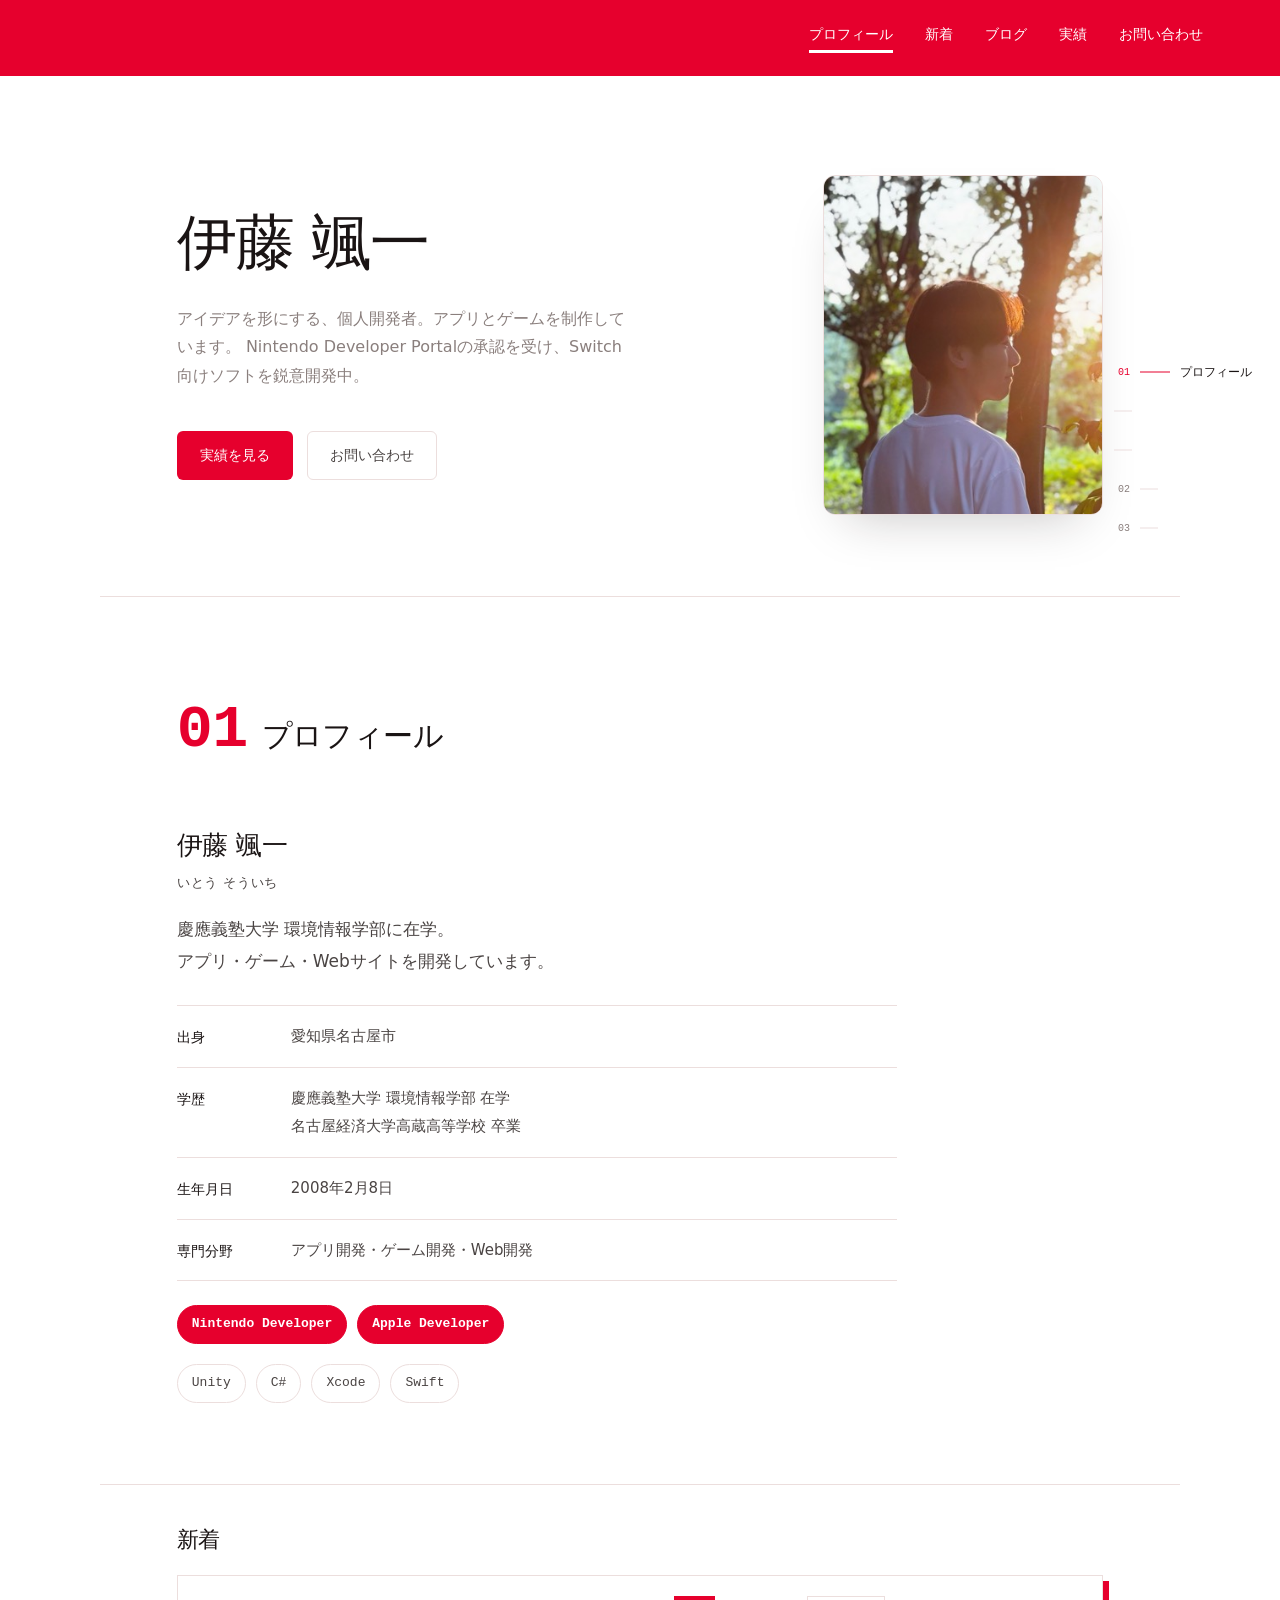
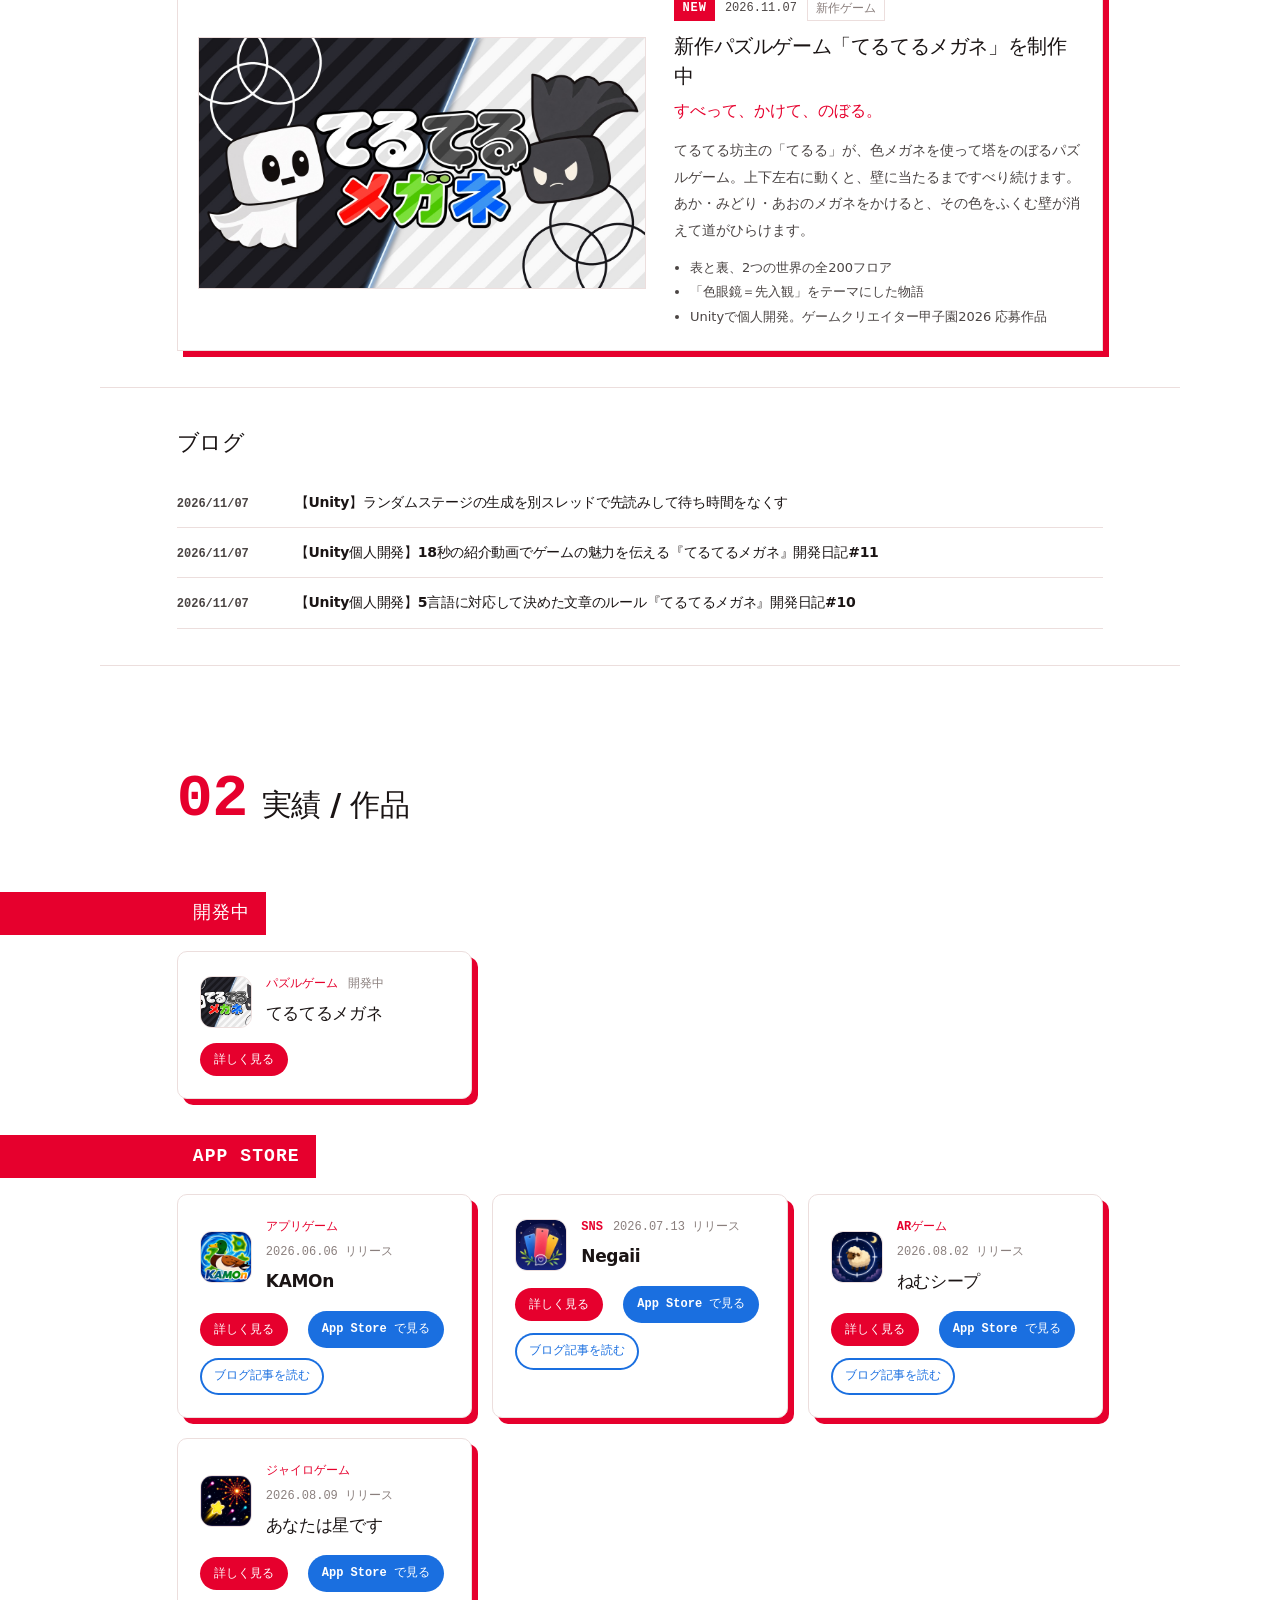
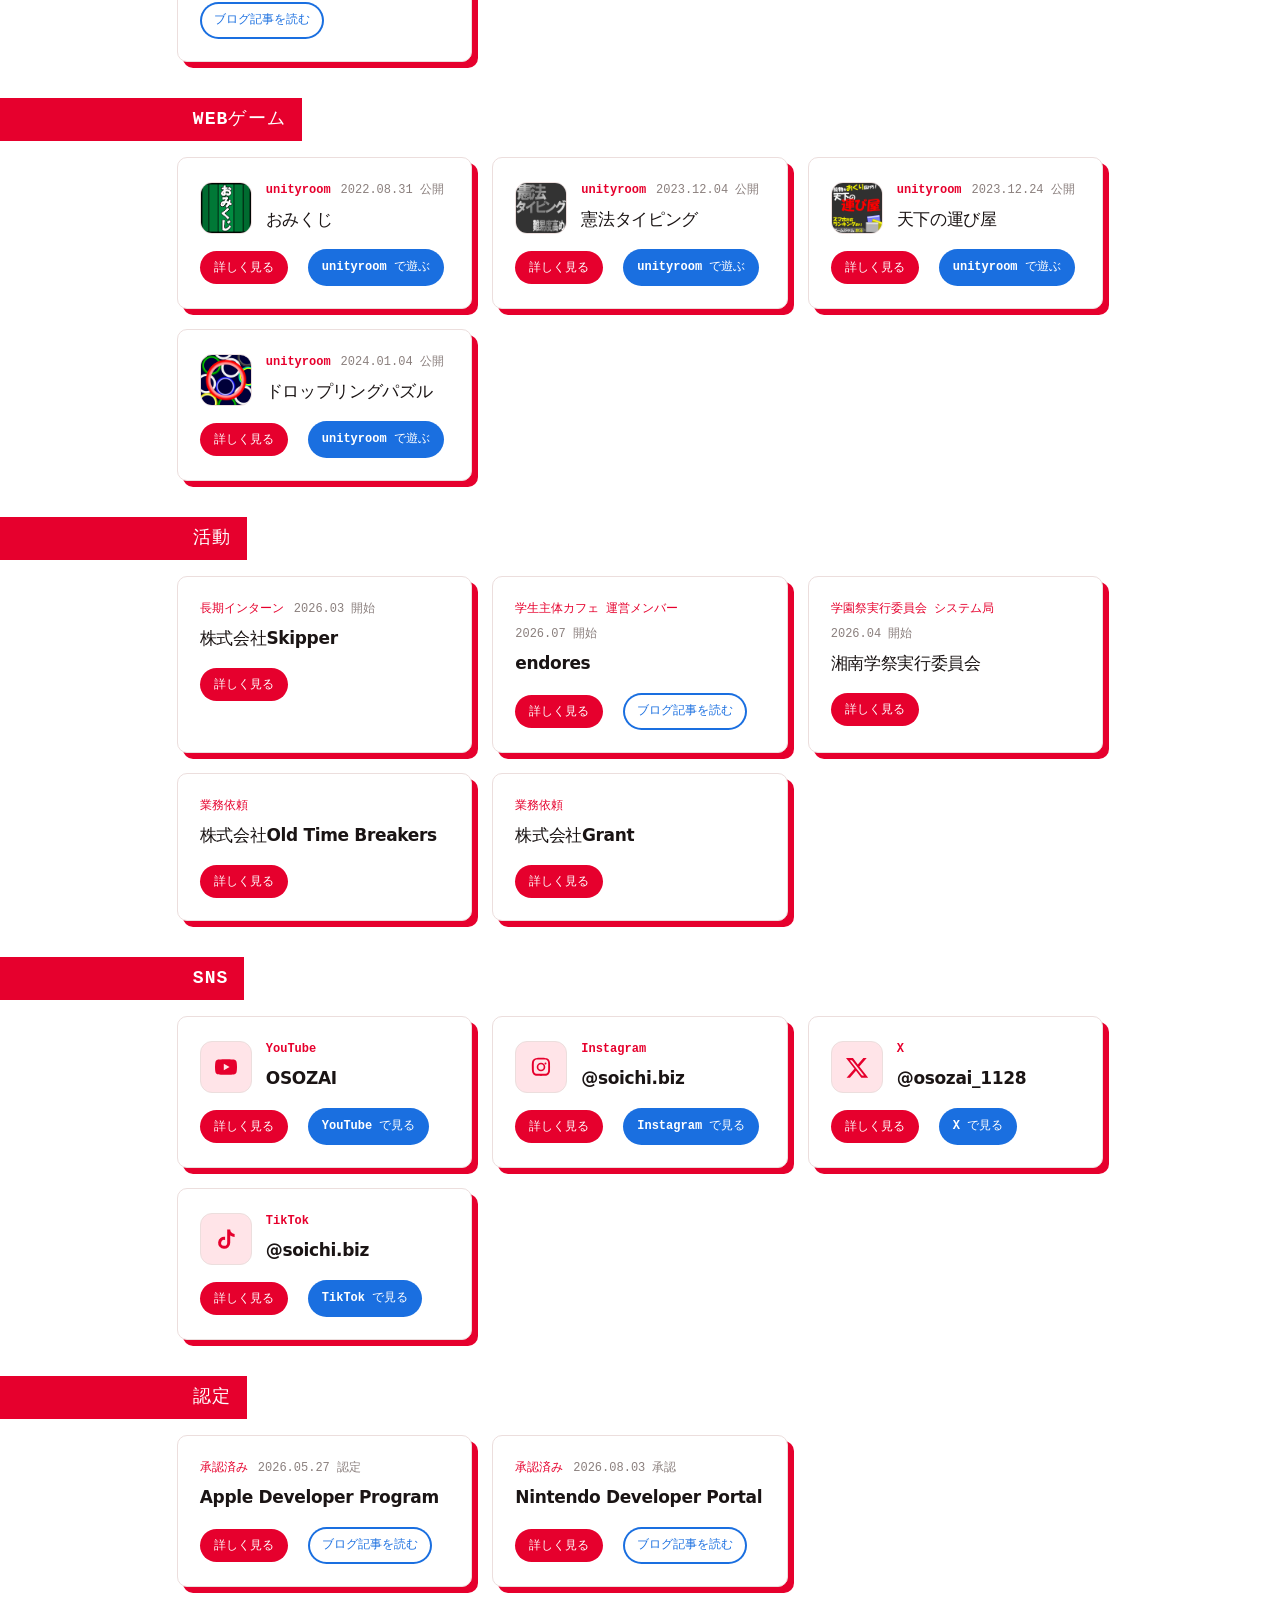
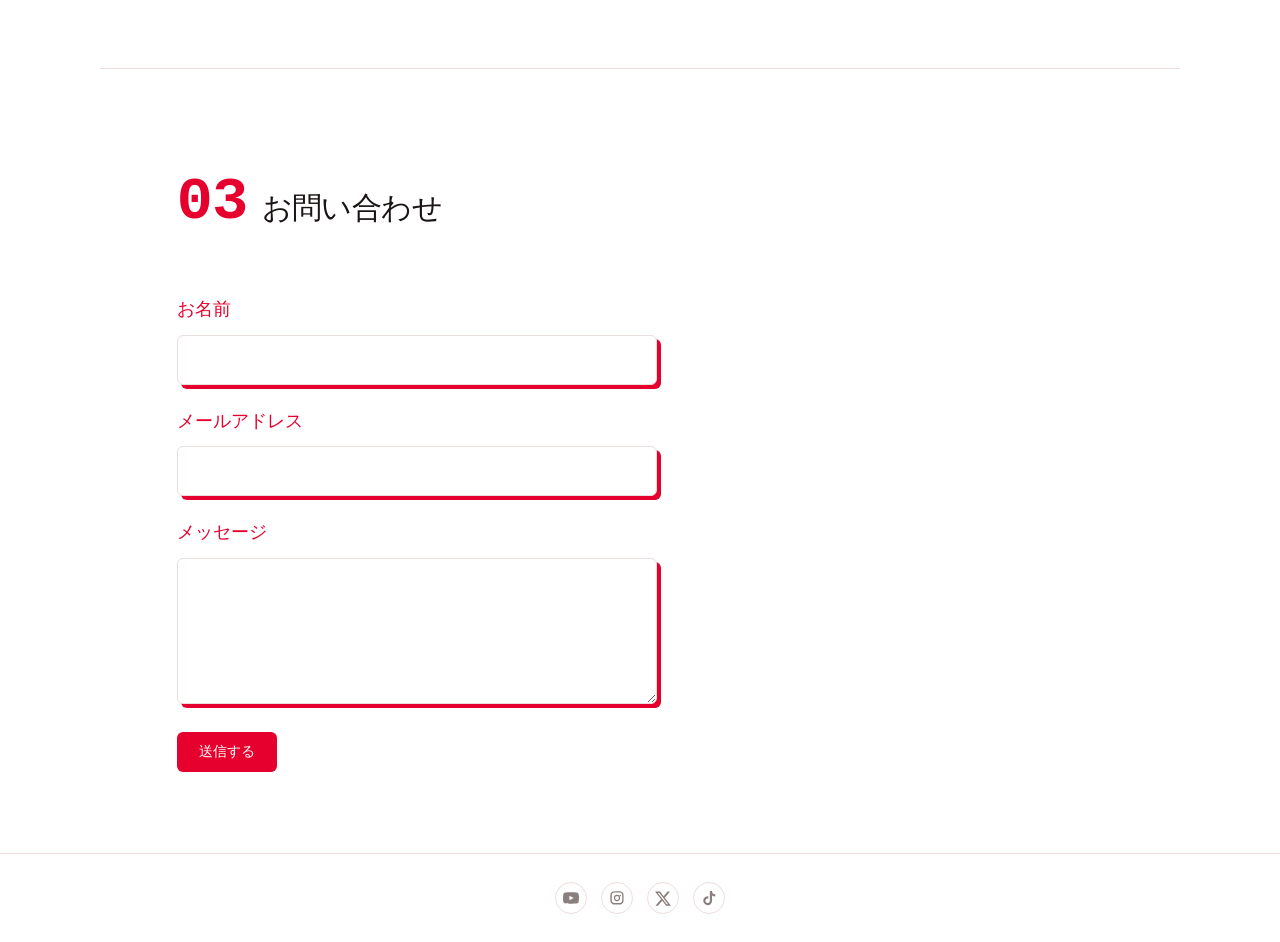
<file: index.html>
<!doctype html>
<html lang="en">
  <head>
    <meta charset="UTF-8" />
    <link rel="icon" type="image/svg+xml" href="/favicon.svg" />
    <meta name="viewport" content="width=device-width, initial-scale=1.0" />
    <meta name="description" content="伊藤颯一 公式サイト" />
    <title>伊藤颯一 - Official Site</title>
    <script type="module" crossorigin src="/assets/index-BBlLE7bF.js"></script>
    <link rel="stylesheet" crossorigin href="/assets/index-gYXVm71w.css">
  </head>
  <body>
    <div id="root"></div>
  </body>
</html>
</file>
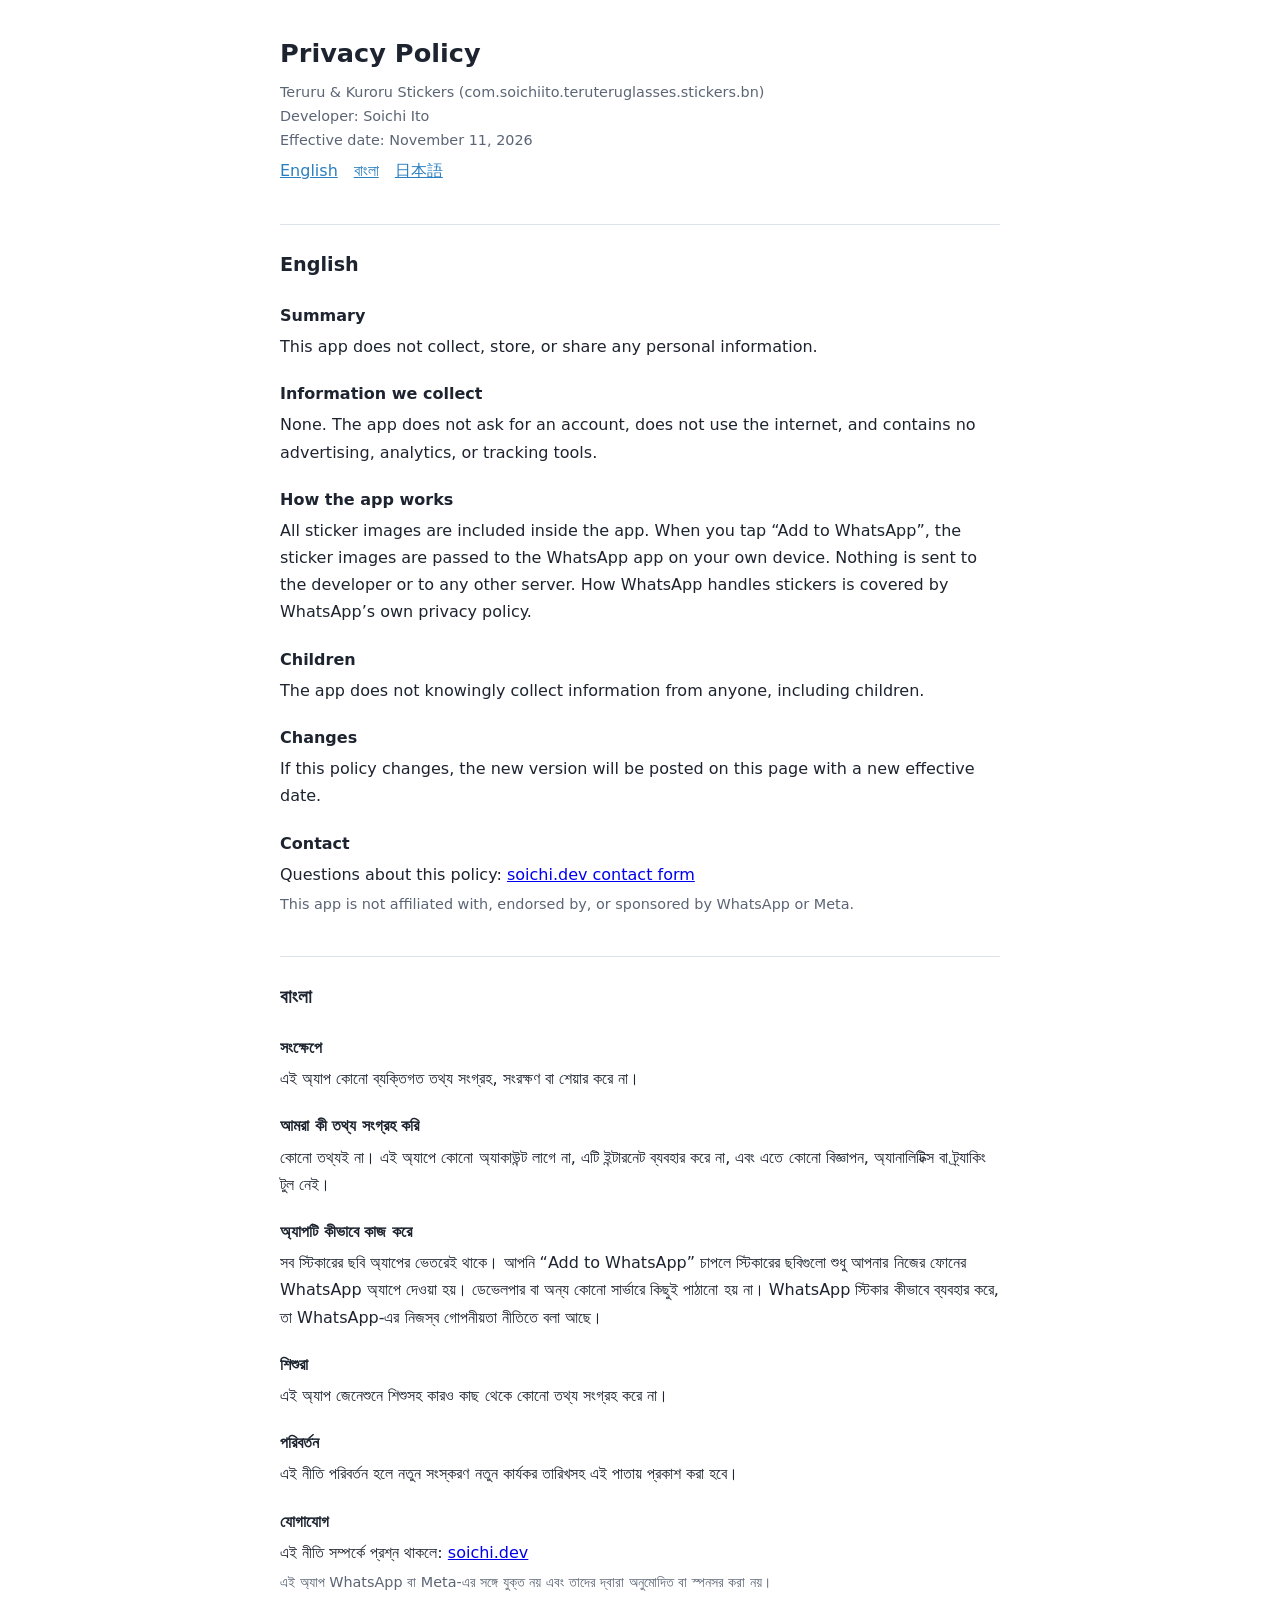
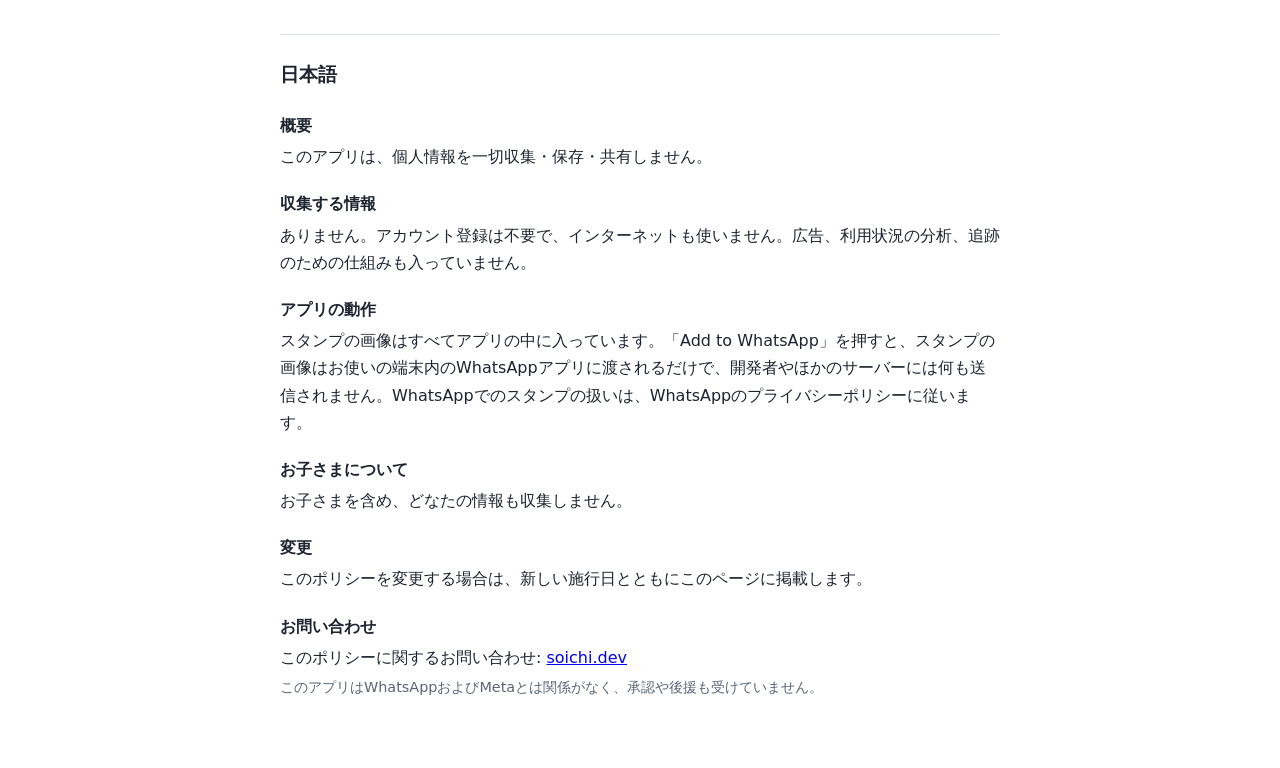
<file: teruru-stickers/privacy.html>
<!doctype html>
<html lang="en">
<head>
<meta charset="utf-8">
<meta name="viewport" content="width=device-width, initial-scale=1">
<title>Privacy Policy – Teruru &amp; Kuroru Stickers</title>
<style>
  :root { --bg:#ffffff; --fg:#1d2430; --muted:#5b6575; --line:#dde3ea; --accent:#2a7fc0; }
  @media (prefers-color-scheme: dark) {
    :root { --bg:#14181e; --fg:#e8ecf1; --muted:#a3adba; --line:#2c333d; --accent:#7ec8f5; }
  }
  body { margin:0; background:var(--bg); color:var(--fg);
         font-family: system-ui, -apple-system, "Noto Sans Bengali", "Hiragino Sans", sans-serif; line-height:1.7; }
  main { max-width:720px; margin:0 auto; padding:32px 16px 64px; }
  h1 { font-size:1.6rem; margin:0 0 4px; }
  h2 { font-size:1.2rem; margin:40px 0 8px; padding-top:24px; border-top:1px solid var(--line); }
  h3 { font-size:1rem; margin:20px 0 4px; }
  p, li { margin:4px 0; }
  .muted { color:var(--muted); font-size:.9rem; }
  nav a { color:var(--accent); margin-right:16px; }
</style>
</head>
<body>
<main>
<h1>Privacy Policy</h1>
<p class="muted">Teruru &amp; Kuroru Stickers (com.soichiito.teruteruglasses.stickers.bn)<br>Developer: Soichi Ito<br>Effective date: November 11, 2026</p>
<nav><a href="#en">English</a><a href="#bn">বাংলা</a><a href="#ja">日本語</a></nav>

<section id="en" lang="en">
<h2>English</h2>
<h3>Summary</h3>
<p>This app does not collect, store, or share any personal information.</p>
<h3>Information we collect</h3>
<p>None. The app does not ask for an account, does not use the internet, and contains no advertising, analytics, or tracking tools.</p>
<h3>How the app works</h3>
<p>All sticker images are included inside the app. When you tap “Add to WhatsApp”, the sticker images are passed to the WhatsApp app on your own device. Nothing is sent to the developer or to any other server. How WhatsApp handles stickers is covered by WhatsApp’s own privacy policy.</p>
<h3>Children</h3>
<p>The app does not knowingly collect information from anyone, including children.</p>
<h3>Changes</h3>
<p>If this policy changes, the new version will be posted on this page with a new effective date.</p>
<h3>Contact</h3>
<p>Questions about this policy: <a href="https://soichi.dev/#contact">soichi.dev contact form</a></p>
<p class="muted">This app is not affiliated with, endorsed by, or sponsored by WhatsApp or Meta.</p>
</section>

<section id="bn" lang="bn">
<h2>বাংলা</h2>
<h3>সংক্ষেপে</h3>
<p>এই অ্যাপ কোনো ব্যক্তিগত তথ্য সংগ্রহ, সংরক্ষণ বা শেয়ার করে না।</p>
<h3>আমরা কী তথ্য সংগ্রহ করি</h3>
<p>কোনো তথ্যই না। এই অ্যাপে কোনো অ্যাকাউন্ট লাগে না, এটি ইন্টারনেট ব্যবহার করে না, এবং এতে কোনো বিজ্ঞাপন, অ্যানালিটিক্স বা ট্র্যাকিং টুল নেই।</p>
<h3>অ্যাপটি কীভাবে কাজ করে</h3>
<p>সব স্টিকারের ছবি অ্যাপের ভেতরেই থাকে। আপনি “Add to WhatsApp” চাপলে স্টিকারের ছবিগুলো শুধু আপনার নিজের ফোনের WhatsApp অ্যাপে দেওয়া হয়। ডেভেলপার বা অন্য কোনো সার্ভারে কিছুই পাঠানো হয় না। WhatsApp স্টিকার কীভাবে ব্যবহার করে, তা WhatsApp-এর নিজস্ব গোপনীয়তা নীতিতে বলা আছে।</p>
<h3>শিশুরা</h3>
<p>এই অ্যাপ জেনেশুনে শিশুসহ কারও কাছ থেকে কোনো তথ্য সংগ্রহ করে না।</p>
<h3>পরিবর্তন</h3>
<p>এই নীতি পরিবর্তন হলে নতুন সংস্করণ নতুন কার্যকর তারিখসহ এই পাতায় প্রকাশ করা হবে।</p>
<h3>যোগাযোগ</h3>
<p>এই নীতি সম্পর্কে প্রশ্ন থাকলে: <a href="https://soichi.dev/#contact">soichi.dev</a></p>
<p class="muted">এই অ্যাপ WhatsApp বা Meta-এর সঙ্গে যুক্ত নয় এবং তাদের দ্বারা অনুমোদিত বা স্পনসর করা নয়।</p>
</section>

<section id="ja" lang="ja">
<h2>日本語</h2>
<h3>概要</h3>
<p>このアプリは、個人情報を一切収集・保存・共有しません。</p>
<h3>収集する情報</h3>
<p>ありません。アカウント登録は不要で、インターネットも使いません。広告、利用状況の分析、追跡のための仕組みも入っていません。</p>
<h3>アプリの動作</h3>
<p>スタンプの画像はすべてアプリの中に入っています。「Add to WhatsApp」を押すと、スタンプの画像はお使いの端末内のWhatsAppアプリに渡されるだけで、開発者やほかのサーバーには何も送信されません。WhatsAppでのスタンプの扱いは、WhatsAppのプライバシーポリシーに従います。</p>
<h3>お子さまについて</h3>
<p>お子さまを含め、どなたの情報も収集しません。</p>
<h3>変更</h3>
<p>このポリシーを変更する場合は、新しい施行日とともにこのページに掲載します。</p>
<h3>お問い合わせ</h3>
<p>このポリシーに関するお問い合わせ: <a href="https://soichi.dev/#contact">soichi.dev</a></p>
<p class="muted">このアプリはWhatsAppおよびMetaとは関係がなく、承認や後援も受けていません。</p>
</section>
</main>
</body>
</html>
</file>
<file: assets/index-gYXVm71w.css>
:root{--bg:#fff;--bg-alt:#f7f2f2;--text:#4a4443;--text-h:#1a1414;--text-dim:#8a7f7d;--border:#ecdedd;--accent:#e6002d;--accent-dim:#ffe4e8;--card-bg:#fff;--sans:"Hiragino Kaku Gothic ProN", "Noto Sans JP", system-ui, sans-serif;--mono:"SF Mono", ui-monospace, Menlo, monospace;font:16px/1.75 var(--sans);--lightningcss-light:initial;--lightningcss-dark: ;color-scheme:light;color:var(--text);background:var(--bg);font-synthesis:none;text-rendering:optimizelegibility;-webkit-font-smoothing:antialiased}*{box-sizing:border-box}body{background:var(--bg);margin:0;overflow-x:hidden}#root{flex-direction:column;min-height:100svh;display:flex}h1,h2,h3{color:var(--text-h);letter-spacing:-.02em;margin:0;font-weight:600}p{margin:0}a{color:inherit;text-decoration:none}.site-header{z-index:10;background:var(--accent);border-bottom:1px solid var(--accent);justify-content:flex-end;align-items:center;padding:22px 6vw;display:flex;position:sticky;top:0}.site-header .logo{font-family:var(--mono);color:#fff;letter-spacing:.02em;font-size:14px}.toc{z-index:9;flex-direction:column;gap:18px;display:flex;position:fixed;top:50%;right:28px;transform:translateY(-50%)}.toc-item{color:var(--text-dim);align-items:center;gap:10px;display:flex}.toc-index{font-family:var(--mono);text-align:right;width:16px;font-size:10px;transition:color .2s}.toc-line{background:var(--border);width:18px;height:1px;transition:width .25s,background .25s}.toc-label{white-space:nowrap;opacity:0;max-width:0;font-size:12px;transition:max-width .25s,opacity .2s;overflow:hidden}.toc-item:hover .toc-label,.toc-item-active .toc-label{opacity:1;max-width:140px}.toc-item:hover .toc-line,.toc-item-active .toc-line{background:var(--accent);width:30px}.toc-item:hover .toc-index,.toc-item-active .toc-index{color:var(--accent)}.toc-item-active .toc-label{color:var(--text-h)}@media (width<=1100px){.toc{display:none}}.site-header nav{color:#fff;gap:32px;font-size:14px;font-weight:700;display:flex}.site-header nav a{padding-bottom:6px;position:relative}.site-header nav a:after{content:"";background:#fff;height:3px;transition:right .2s;position:absolute;bottom:0;left:0;right:100%}.site-header nav a:hover:after,.site-header nav a.is-active:after{right:0}main{flex:1}.hero{border-bottom:1px solid var(--border);justify-content:space-between;align-items:center;gap:48px;max-width:1080px;margin:0 auto;padding:11vh 6vw 9vh;display:flex}.hero h1{letter-spacing:-.03em;color:var(--text-h);font-size:60px;line-height:1.12}.hero-lead{max-width:460px;color:var(--text-dim);margin-top:28px;font-size:16px;line-height:1.8}.hero-actions{gap:14px;margin-top:40px;display:flex}.hero-portrait{border:1px solid var(--border);border-radius:12px;flex-shrink:0;width:280px;height:340px;overflow:hidden;box-shadow:0 24px 48px -24px #1a141440}.hero-portrait img{object-fit:cover;width:100%;height:100%;transition:transform .5s;display:block}.hero-portrait:hover img{transform:scale(1.04)}.btn{border:1px solid #0000;border-radius:6px;align-items:center;padding:11px 22px;font-size:14px;font-weight:500;transition:border-color .2s cubic-bezier(.2,.8,.2,1),color .2s cubic-bezier(.2,.8,.2,1),background .2s cubic-bezier(.2,.8,.2,1),box-shadow .2s cubic-bezier(.2,.8,.2,1),transform .2s cubic-bezier(.2,.8,.2,1);display:inline-flex}.btn-primary{background:var(--accent);color:#fff}.btn-primary:hover{background:#c40025}.btn-outline{border-color:var(--border);color:var(--text)}.btn-outline:hover{border-color:var(--accent);color:var(--text-h);transform:translateY(-1px)}.section{border-bottom:1px solid var(--border);max-width:1080px;margin:0 auto;padding:9vh 6vw}.section:last-of-type{border-bottom:none}.section-title{align-items:baseline;gap:14px;margin-bottom:40px;font-size:30px;display:flex}.section-title .index{font-family:var(--mono);color:var(--accent);font-size:60px}.profile-card{gap:40px;display:flex}.profile-avatar{object-fit:cover;border:1px solid var(--border);border-radius:8px;flex-shrink:0;width:180px;height:180px}.profile-body p{color:var(--text-dim);max-width:560px;margin-bottom:24px}.profile-facts{border-top:1px solid var(--border);flex-direction:column;max-width:580px;margin:0 -10px;padding:0;list-style:none;display:flex}.profile-facts li{border-bottom:1px solid var(--border);gap:24px;padding:12px 10px;font-size:14px;transition:background .2s;display:flex}.profile-facts li:hover{background:var(--bg-alt)}.profile-facts span{width:92px;font-family:var(--mono);color:var(--text-dim);flex-shrink:0;padding-top:2px;font-size:12px}.skill-tags{flex-wrap:wrap;gap:10px;margin-top:24px;display:flex}.skill-tags-break{flex-basis:100%;width:0;height:0}.skill-tag{font-family:var(--mono);border:1px solid var(--border);color:var(--text);border-radius:999px;padding:7px 14px;font-size:13px;transition:border-color .2s,color .2s,background .2s}.skill-tag:hover{border-color:var(--accent);color:var(--accent);background:var(--accent-dim)}.skill-tag-solid{border-color:var(--accent);background:var(--accent);color:#fff;font-weight:600}.skill-tag-solid:hover{color:#fff;background:#c40025;border-color:#c40025}.work-groups{flex-direction:column;gap:36px;display:flex}.work-group-label{font-family:var(--mono);letter-spacing:.06em;text-transform:uppercase;color:#fff;background:var(--accent);margin-bottom:16px;padding:6px 16px;font-size:18px;font-weight:700;display:inline-block;position:relative}.work-group-label:before{content:"";background:var(--accent);width:100vw;position:absolute;top:0;bottom:0;right:100%}.works-grid{grid-template-columns:repeat(3,1fr);gap:20px;display:grid}@media (width<=900px){.works-grid{grid-template-columns:repeat(2,1fr)}}@media (width<=560px){.works-grid{grid-template-columns:1fr}}.work-card{background:var(--card-bg);border:1px solid var(--border);text-align:left;box-shadow:6px 6px 0 0 var(--accent);border-radius:10px;flex-direction:column;padding:22px;transition:transform .15s,box-shadow .15s;display:flex}.work-card:hover{box-shadow:3px 3px 0 0 var(--accent);transform:translate(3px,3px)}.work-card-top{align-items:center;gap:14px;display:flex}.work-icon{aspect-ratio:1;object-fit:cover;border:1px solid var(--border);border-radius:12px;flex-shrink:0;width:52px;height:52px}.work-icon-glyph{background:var(--accent-dim);font-family:var(--mono);color:var(--accent);justify-content:center;align-items:center;font-size:14px;display:flex}.work-card-heading{min-width:0}.work-card-meta-row{flex-wrap:wrap;align-items:baseline;gap:4px 10px;margin-bottom:4px;display:flex}.work-category{font-family:var(--mono);color:var(--accent);white-space:nowrap;font-size:12px;font-weight:700}.work-meta{font-family:var(--mono);color:var(--text-dim);white-space:nowrap;font-size:12px}.work-card h3{overflow-wrap:break-word;font-size:17px;font-weight:600}.work-description{color:var(--text-dim);word-break:keep-all;overflow-wrap:anywhere;line-break:strict;font-size:14px}.work-devlog-wrap{grid-template-rows:0fr;transition:grid-template-rows .3s;display:grid}.work-devlog-wrap.is-open{grid-template-rows:1fr}.work-devlog-inner{overflow:hidden}.work-devlog-inner .work-description{margin-top:14px}.work-devlog{border-top:1px solid var(--border);color:var(--text-dim);word-break:keep-all;overflow-wrap:anywhere;line-break:strict;margin-top:12px;padding-top:12px;font-size:13px;line-height:1.8}.work-mechanisms{border-top:1px solid var(--border);margin-top:14px;padding-top:12px}.work-mechanisms-label{color:var(--accent);font-size:13px;font-weight:600}.work-mechanisms ul{flex-direction:column;gap:10px;margin:8px 0 0;padding:0;list-style:none;display:flex}.work-mechanisms li{overflow-wrap:anywhere;flex-direction:column;gap:2px;font-size:13px;line-height:1.7;display:flex}.work-mechanisms li strong{font-weight:600}.work-mechanisms li span{color:var(--text-dim)}.work-devlog .hl{color:var(--accent);font-weight:600}.work-card-actions{flex-wrap:wrap;align-items:center;gap:10px 20px;margin-top:14px;display:flex}.work-devlog-toggle{background:var(--accent);font-family:var(--mono);color:#fff;cursor:pointer;border:none;border-radius:999px;align-items:center;padding:8px 14px;font-size:12px;font-weight:700;transition:background .2s;display:inline-flex}.work-devlog-toggle:hover{background:#c40025}.work-link{font-family:var(--mono);color:#fff;background:#1a6fe0;border-radius:999px;align-items:center;padding:8px 14px;font-size:12px;font-weight:700;transition:background .15s;display:inline-flex}.work-link:hover{background:#0d52b0}.work-blog-link{color:#1a6fe0;background:#fff;box-shadow:inset 0 0 0 2px #1a6fe0}.work-blog-link:hover{color:#fff;background:#1a6fe0}.timeline-track{flex-wrap:wrap;align-items:flex-start;gap:28px 8px;padding:24px 4px 4px;display:flex}.timeline-item{text-align:left;flex:140px;min-width:120px;max-width:190px;position:relative}.timeline-dot{background:var(--bg);border:2px solid var(--accent);border-radius:50%;width:9px;height:9px;margin-bottom:14px;display:block}.timeline-connector{background:var(--border);height:1px;position:absolute;top:3px;left:9px;right:-8px}.timeline-date{font-family:var(--mono);color:var(--accent);margin-bottom:6px;font-size:11px}.timeline-label{color:var(--text-dim);font-size:13px;line-height:1.6}.timeline-item-now{flex:none;min-width:0}.timeline-item-now .timeline-arrow{color:var(--accent);margin-bottom:10px;font-size:18px;display:block}.blog-lead{max-width:460px;color:var(--text-dim);margin-bottom:28px;font-size:16px;line-height:1.8}.blog-actions{gap:14px;margin-top:32px;display:flex}.blog-posts{grid-template-columns:repeat(3,1fr);gap:20px;display:grid}@media (width<=900px){.blog-posts{grid-template-columns:1fr}}.blog-post{background:var(--card-bg);border:1px solid var(--border);box-shadow:6px 6px 0 0 var(--accent);border-radius:10px;flex-direction:column;padding:22px;transition:transform .15s,box-shadow .15s;display:flex}.blog-post:hover{box-shadow:3px 3px 0 0 var(--accent);transform:translate(3px,3px)}.blog-post-date{font-family:var(--mono);color:var(--accent);margin-bottom:8px;font-size:12px;font-weight:700}.blog-post-title{color:var(--text-h);word-break:keep-all;overflow-wrap:anywhere;line-break:strict;margin-bottom:10px;font-size:16px;font-weight:700;line-height:1.6}.blog-post-desc{color:var(--text-dim);word-break:keep-all;overflow-wrap:anywhere;line-break:strict;flex:1;font-size:13px;line-height:1.8}.blog-post-more{font-family:var(--mono);color:#fff;background:#1a6fe0;border-radius:999px;align-self:flex-start;margin-top:16px;padding:8px 14px;font-size:12px;font-weight:700}.blog-post:hover .blog-post-more{background:#0d52b0}.contact-form{flex-direction:column;gap:22px;max-width:480px;display:flex}.contact-form label{color:var(--accent);font-size:18px;font-weight:700;font-family:var(--mono);flex-direction:column;gap:8px;display:flex}.contact-form input,.contact-form textarea{background:var(--bg);border:1px solid var(--border);color:var(--text-h);font:15px/1.6 var(--sans);resize:vertical;box-shadow:4px 4px 0 0 var(--accent);border-radius:6px;padding:12px 14px;font-weight:400}.contact-form input:focus,.contact-form textarea:focus{border-color:var(--accent);outline:none}.contact-form button{cursor:pointer;border:none;align-self:flex-start;margin-top:6px}.site-footer{border-top:1px solid var(--border);color:var(--text-dim);font-family:var(--mono);justify-content:center;align-items:center;padding:28px 6vw;font-size:12px;display:flex}.footer-socials{gap:14px;display:flex}.social-icon{border:1px solid var(--border);width:32px;height:32px;color:var(--text-dim);border-radius:50%;justify-content:center;align-items:center;transition:color .2s,border-color .2s;display:flex}.social-icon:hover{color:var(--accent);border-color:var(--accent)}@media (width<=640px){.site-header{flex-direction:column;align-items:flex-start;gap:12px}.site-header nav{flex-wrap:wrap;gap:16px;font-size:13px}.hero h1{gap:10px;font-size:40px}.profile-card{flex-direction:column}.profile-facts li{gap:16px}.hero{text-align:center;flex-direction:column-reverse;gap:32px}.hero-lead{max-width:none}.hero-actions{justify-content:center}.hero-portrait{width:220px;height:260px}}.blog-section{padding-top:4vh;padding-bottom:4vh}.blog-section .section-title{margin-bottom:16px;font-size:22px}.blog-section .blog-posts{flex-direction:column;gap:0;display:flex}.blog-section .blog-post{border:none;border-bottom:1px solid var(--border);box-shadow:none;background:0 0;border-radius:0;grid-template-columns:100px minmax(0,1fr);align-items:baseline;gap:18px;padding:12px 0;display:grid}.blog-section .blog-post:hover{box-shadow:none;transform:none}.blog-section .blog-post-date{color:var(--text);margin:0;font-size:12px}.blog-section .blog-post-title{margin:0;font-size:14px;line-height:1.8}.blog-section .blog-post:hover .blog-post-title{color:var(--accent);text-decoration:underline}.blog-section .blog-post:focus-visible{outline:2px solid var(--accent);outline-offset:4px}.profile-body{width:100%;max-width:720px}.profile-body h3{margin-bottom:18px;font-size:26px;font-weight:700}.profile-reading{color:var(--text);letter-spacing:.06em;margin-top:4px;font-size:13px;font-weight:400;display:block}.profile-body .profile-intro{color:var(--text);margin-bottom:28px;font-size:17px;line-height:1.9}.profile-facts{max-width:none;margin:0}.profile-facts li{grid-template-columns:90px minmax(0,1fr);gap:24px;padding:16px 0;font-size:15px;line-height:1.9;display:grid}.profile-facts li>span{width:auto;font-family:var(--sans);color:var(--text-h);font-size:14px;font-weight:600}@media (width<=640px){.profile-body h3{font-size:23px}.profile-body .profile-intro{font-size:15px}.profile-facts li{grid-template-columns:72px minmax(0,1fr);gap:14px;font-size:14px}.profile-facts li>span{font-size:12px}.blog-section .blog-post{grid-template-columns:1fr;gap:4px}}.news-section{padding-top:4vh;padding-bottom:4vh}.news-section .section-title{margin-bottom:16px;font-size:22px}.news-card{background:var(--card-bg);border:1px solid var(--border);box-shadow:6px 6px 0 0 var(--accent);grid-template-columns:minmax(0,1.1fr) minmax(0,1fr);align-items:center;gap:28px;padding:20px;display:grid}.news-image{aspect-ratio:16/9;object-fit:cover;border:1px solid var(--border);width:100%;height:auto;display:block}.news-meta{flex-wrap:wrap;align-items:center;gap:10px;margin-bottom:10px;font-size:12px;display:flex}.news-badge{background:var(--accent);color:#fff;font-family:var(--mono);letter-spacing:.08em;padding:2px 8px;font-weight:700}.news-date{font-family:var(--mono);color:var(--text)}.news-tag{border:1px solid var(--border);color:var(--text-dim);padding:1px 8px}.news-title{color:var(--text-h);margin:0 0 6px;font-size:20px;line-height:1.5}.news-catch{color:var(--accent);margin:0 0 12px;font-weight:700}.news-text{color:var(--text);margin:0 0 12px;font-size:14px;line-height:1.9}.news-points{color:var(--text);margin:0;padding-left:1.2em;font-size:13px;line-height:1.9}@media (width<=760px){.news-card{box-shadow:4px 4px 0 0 var(--accent);grid-template-columns:1fr;gap:16px;padding:14px}.news-title{font-size:18px}}
</file>
